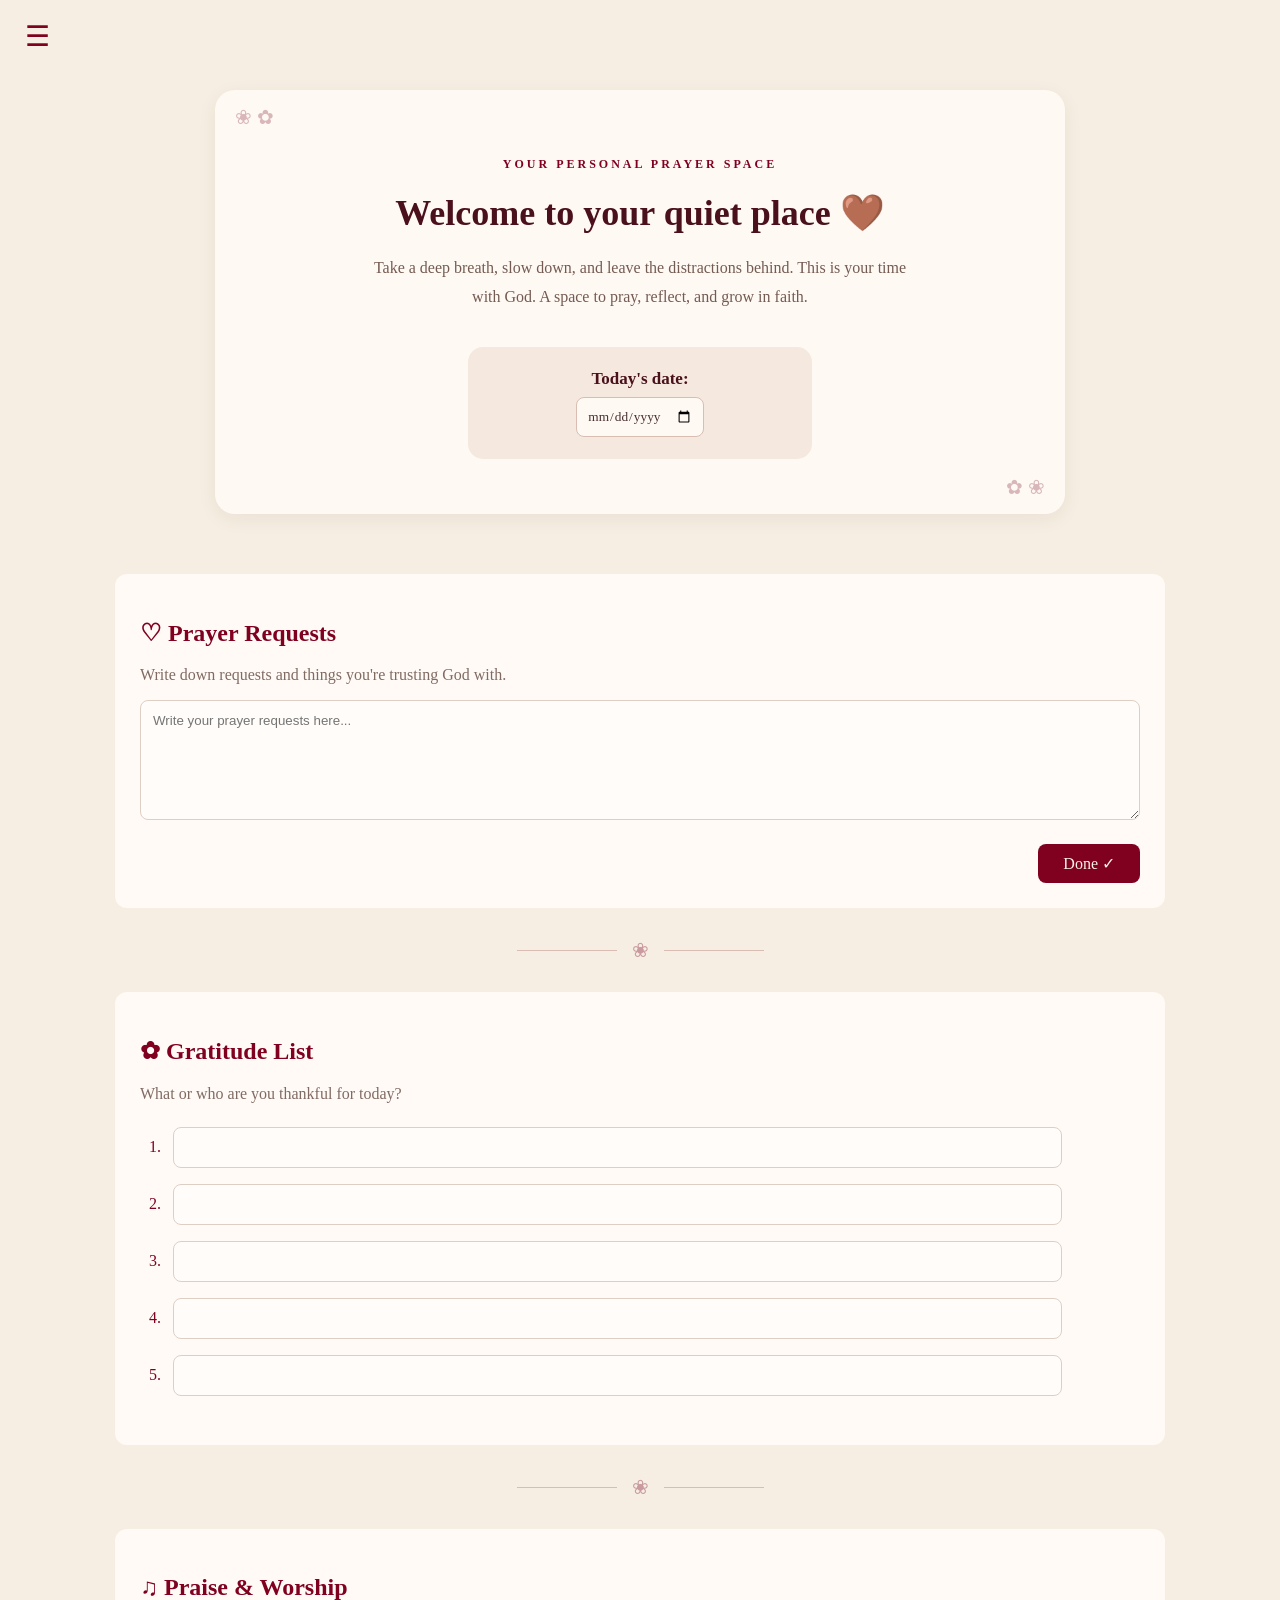
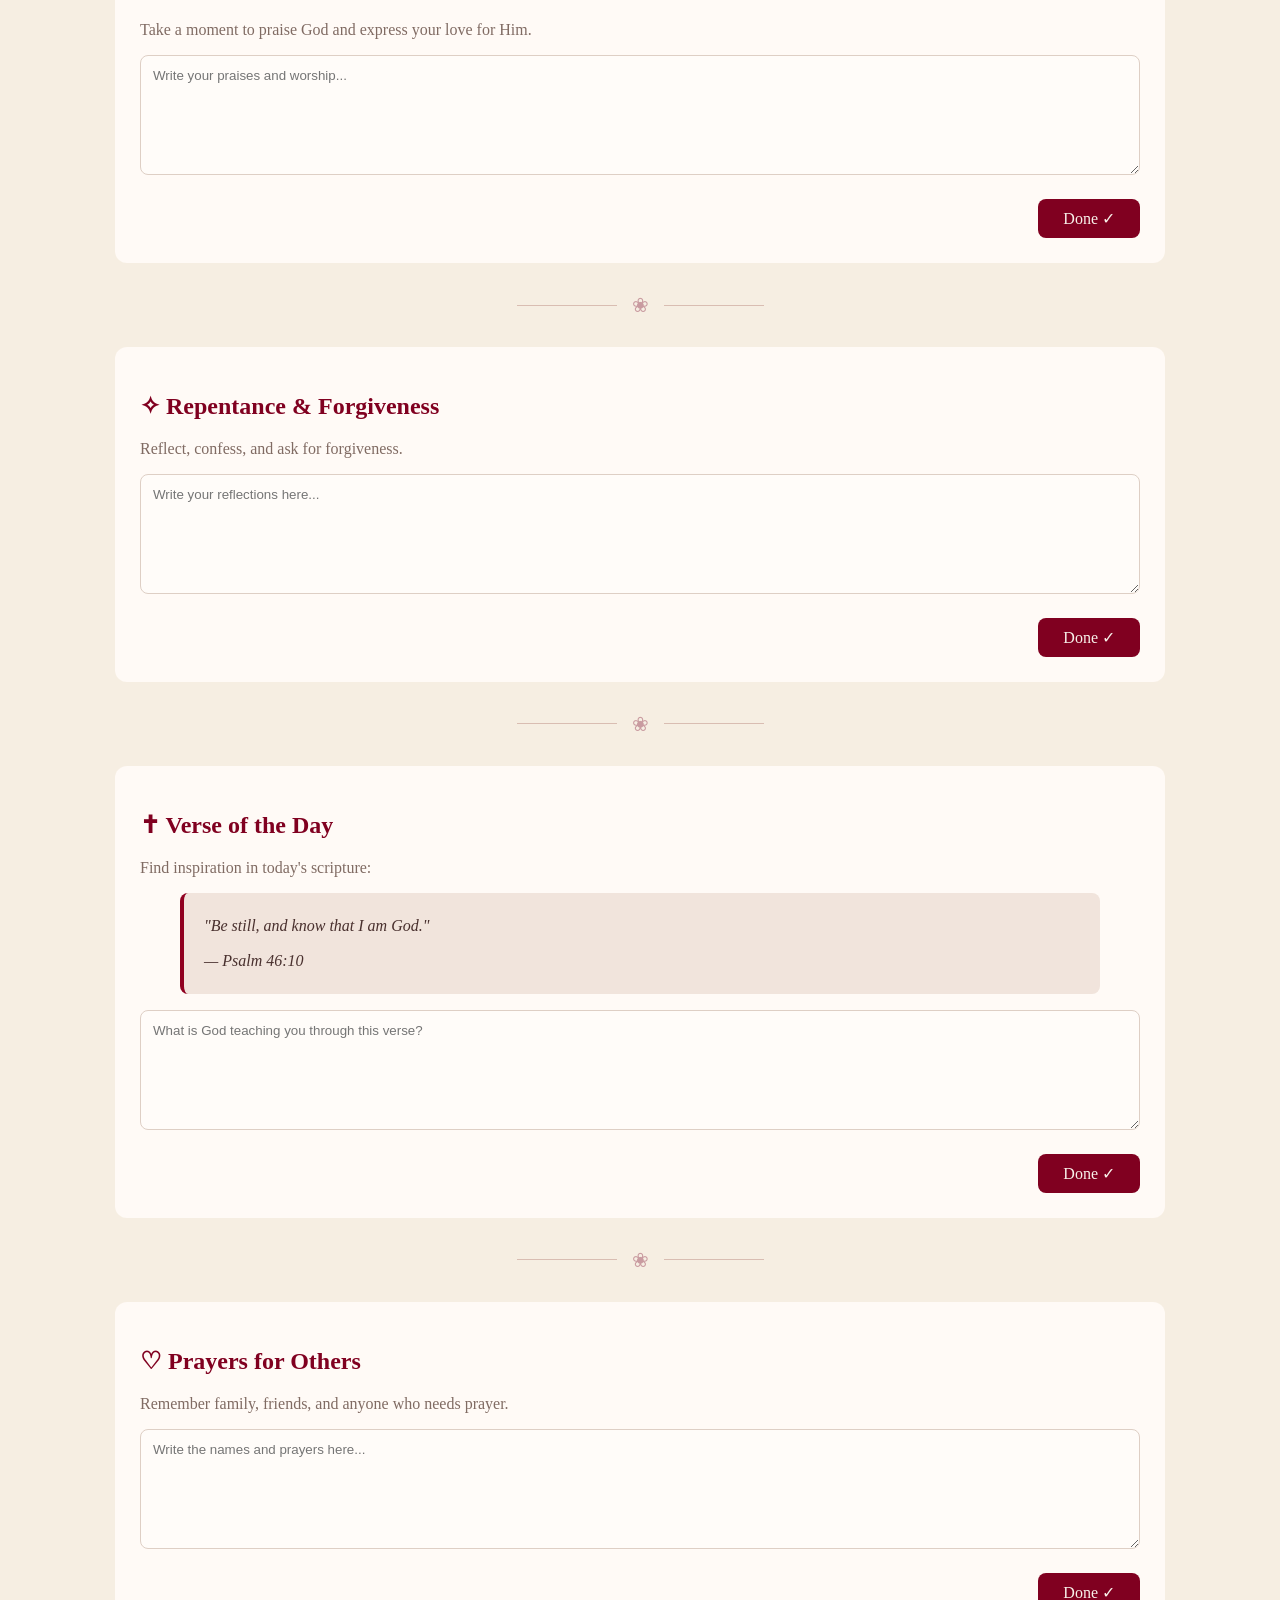
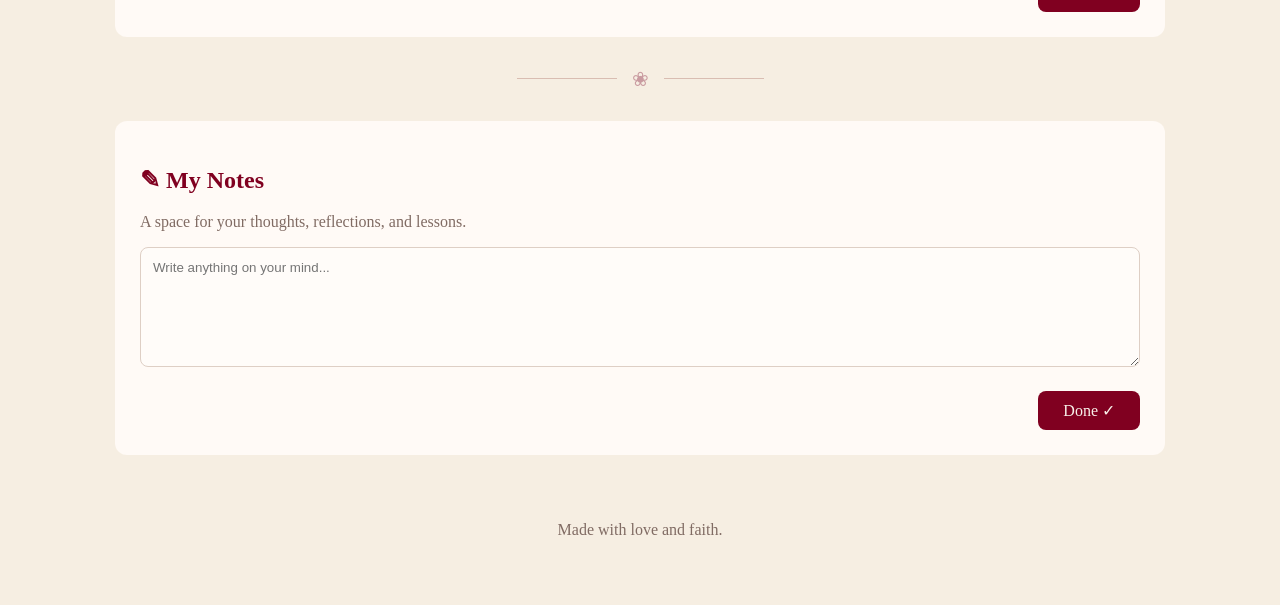
<file: index.html>
<!DOCTYPE html>
<html lang="en">
<head>
    <meta charset="UTF-8">
    <meta name="viewport" content="width=device-width, initial-scale=1.0">
    <title>Prayer Journal</title>
     <link rel="stylesheet" href="prayer_journal.css">
</head>
<body>
    <!-- Menu button -->
<input type="checkbox" id="menu-toggle">

<label for="menu-toggle" class="menu-icon">☰</label>

    <!-- Sidebar -->
    <aside class="sidebar">

        <div class="logo">
    <img src="Burgundy Floral Cross Emblem.png" alt="Abide logo">
    <p>Your quiet place with God</p>
    <hr class="logo-divider">
</div>

        <nav>
            <a href="#home">⌂ Home</a>
            <a href="#requests">♡ Prayer Requests</a>
            <a href="#gratitude">✿ Gratitude</a>
            <a href="#praise">♫ Praise & Worship</a>
            <a href="#repentance">✧ Repentance & Forgiveness</a>
            <a href="#verse">✝ Verse of the Day</a>
            <a href="#others">♡ Prayers for Others</a>
            <a href="#notes">✎ Notes</a>
        </nav>
   </span>
</div>

    </aside>


    <!-- Main content -->
    <main>

        <!-- Home Section -->
       
<section id="home" class="home-section">

    <div class="welcome-card">

        <p class="small-heading">YOUR PERSONAL PRAYER SPACE</p>

        <h1>Welcome to your quiet place 🤎</h1>

        <p class="welcome-text">
            Take a deep breath, slow down, and leave the
            distractions behind. This is your time with God.
            A space to pray, reflect, and grow in faith.
        </p>

      <div class="date-card">
                <label for="journal-date">Today's date: </label>
                <input type="date" id="journal-date">
            </div>

    </div>

</section>

<!-- Prayer Requests -->
    <section id="requests">
        <h2>♡ Prayer Requests</h2>
        <p>Write down requests and things you're trusting God with.</p>
        <textarea placeholder="Write your prayer requests here..."></textarea>
        
        <div class="done-button">
    <input type="checkbox" id="requests-done">
    <label for="requests-done">Done ✓</label>
</div>
</section>
 <div class="floral-divider">❀</div>
<!-- Gratitude -->
        <section id="gratitude">
            <h2>✿ Gratitude List</h2>
            <p>What or who are you thankful for today?</p>
             <ol class="gratitude-list">
        <li><input type="text" ></li>
        <li><input type="text" ></li>
        <li><input type="text" ></li>
        <li><input type="text" ></li>
        <li><input type="text" ></li>
    </ol>
</div>
        </section>
        <div class="floral-divider">❀</div>
<!-- Praise and Worship -->
        <section id="praise">
            <h2>♫ Praise & Worship</h2>
            <p>Take a moment to praise God and express your love for Him.</p>
            <textarea placeholder="Write your praises and worship..."></textarea>
            <div class="done-button">
    <input type="checkbox" id="praise-done">
    <label for="praise-done">Done ✓</label>
</div>
        </section>
<div class="floral-divider">❀</div>
        <!-- Repentance -->
        <section id="repentance">
            <h2>✧ Repentance & Forgiveness</h2>
            <p>Reflect, confess, and ask for forgiveness.</p>
            <textarea placeholder="Write your reflections here..."></textarea>
            <div class="done-button">
    <input type="checkbox" id="repentance-done">
    <label for="repentance-done">Done ✓</label>
</div>
        </section>
    <div class="floral-divider">❀</div>
        <!-- Verse of the Day -->
        <section id="verse">
            <h2>✝ Verse of the Day</h2>
            <p>Find inspiration in today's scripture:</p>
              <blockquote>
                "Be still, and know that I am God."
                <cite>— Psalm 46:10</cite>
            </blockquote>
                        <textarea placeholder="What is God teaching you through this verse?"></textarea>
                     <div class="done-button">
    <input type="checkbox" id="verse-done">
    <label for="verse-done">Done ✓</label>
</div>

        </section>
<div class="floral-divider">❀</div>
        <!-- Prayers for Others -->
        <section id="others">
            <h2>♡ Prayers for Others</h2>
            <p>Remember family, friends, and anyone who needs prayer.</p>
            <textarea placeholder="Write the names and prayers here..."></textarea>
            <div class="done-button">
    <input type="checkbox" id="others-done">
    <label for="others-done">Done ✓</label>
</div>
        </section>
<div class="floral-divider">❀</div>

         <!-- Notes -->
        <section id="notes">
            <h2>✎ My Notes</h2>
            <p>A space for your thoughts, reflections, and lessons.</p>
            <textarea placeholder="Write anything on your mind..."></textarea>
            <div class="done-button">
    <input type="checkbox" id="notes-done">
    <label for="notes-done">Done ✓</label>
</div>
        </section>
<footer>
        <p>Made with love and faith.</p>
    </footer>
    </main>

    
</body>
</html>
</file>
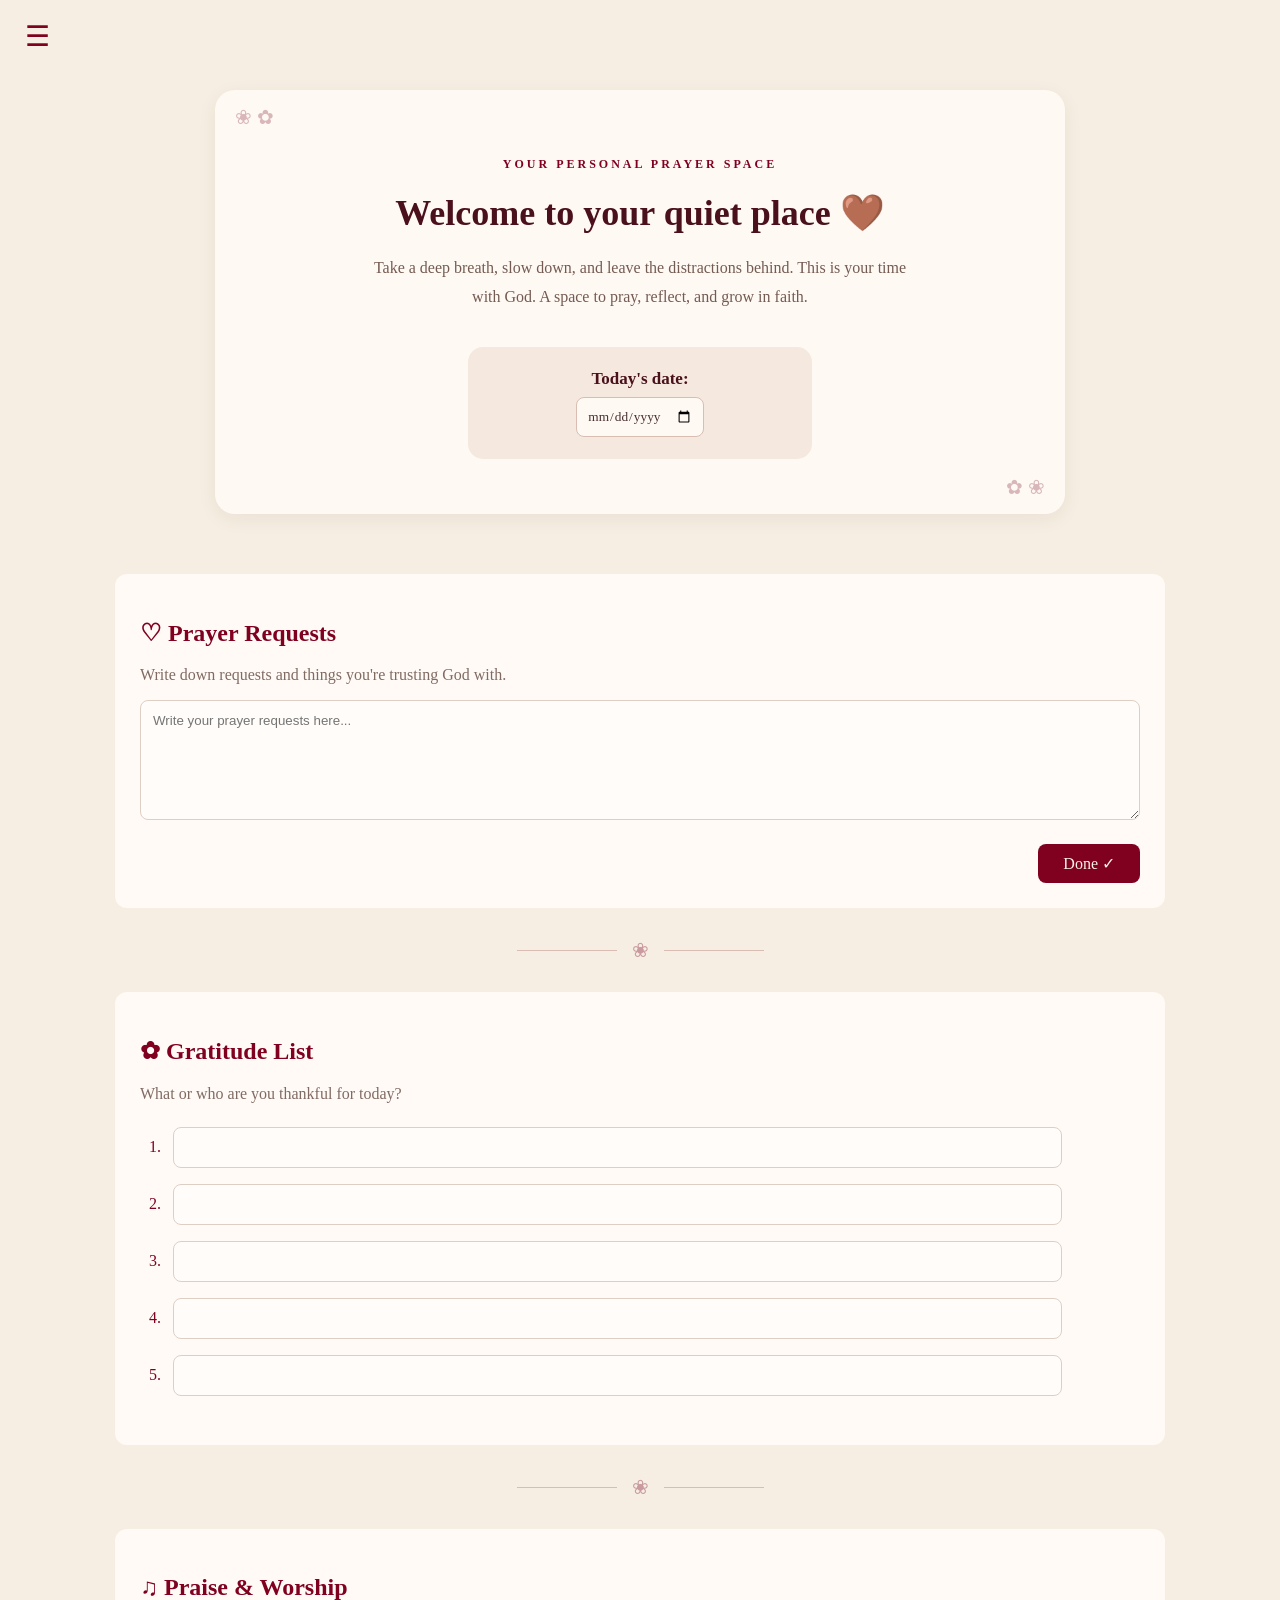
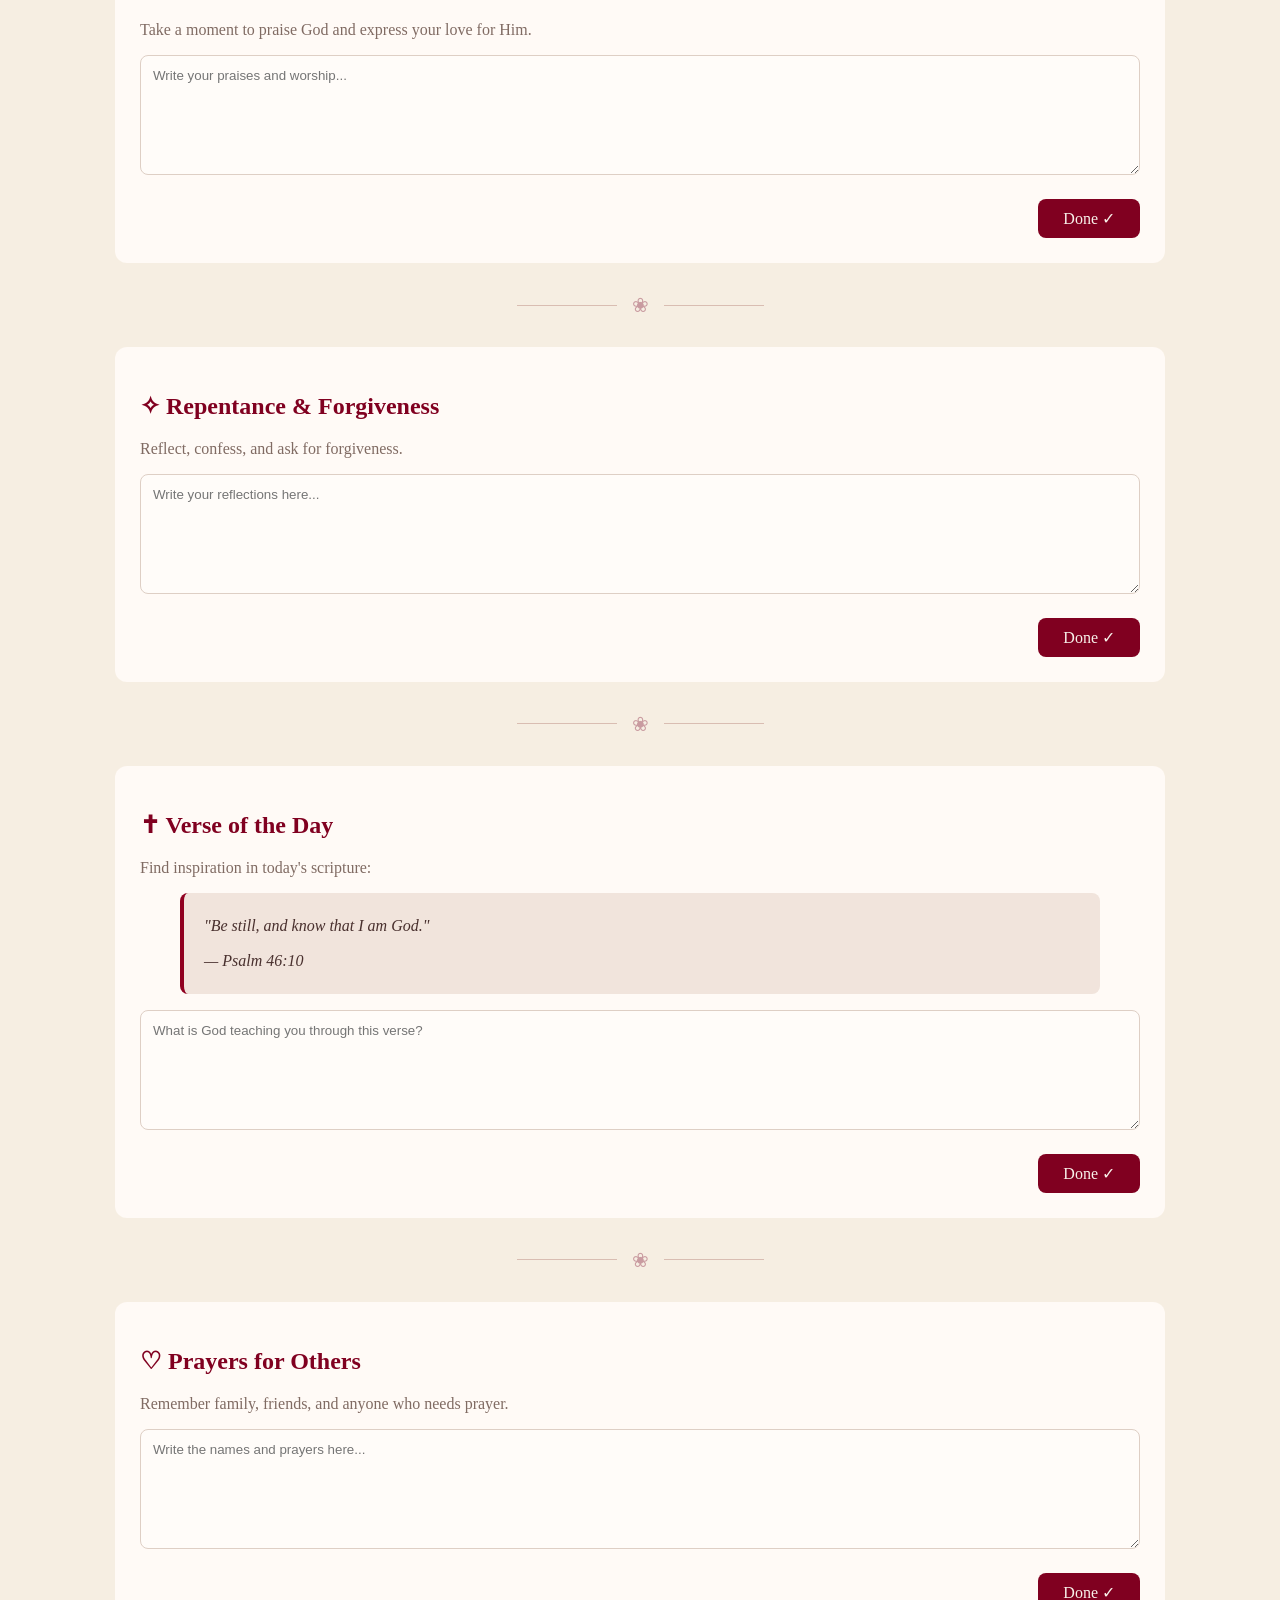
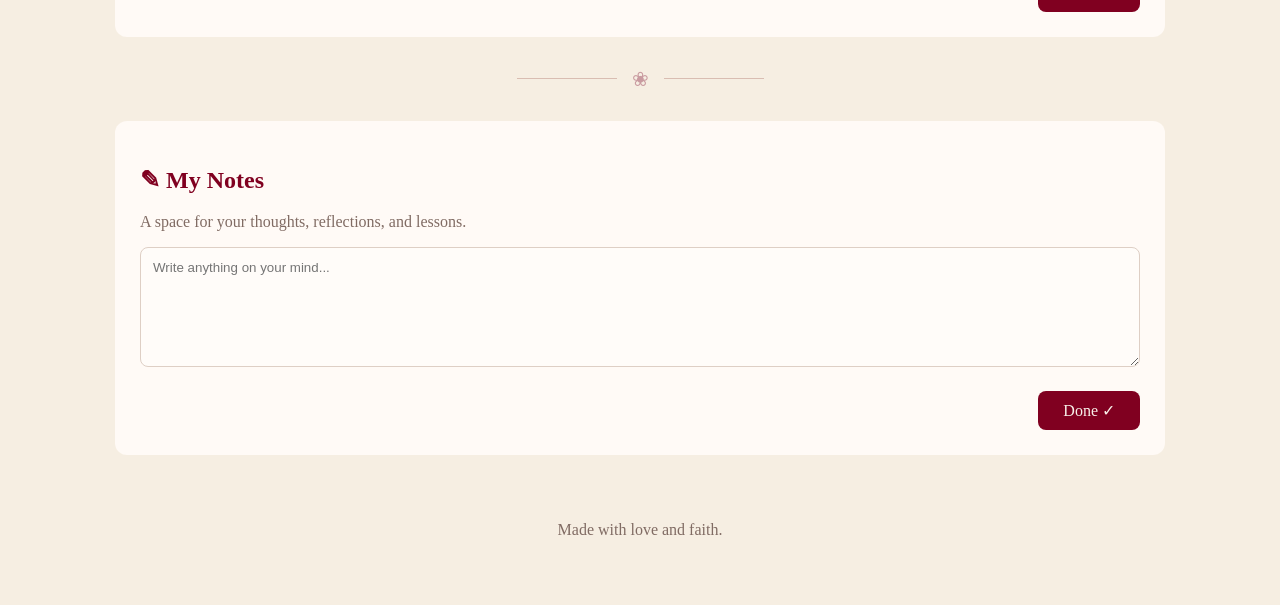
<file: prayer_journal.html>
<!DOCTYPE html>
<html lang="en">
<head>
    <meta charset="UTF-8">
    <meta name="viewport" content="width=device-width, initial-scale=1.0">
    <title>Prayer Journal💕</title>
     <link rel="stylesheet" href="prayer_journal.css">
</head>
<body>
    <!-- Menu button -->
<input type="checkbox" id="menu-toggle">

<label for="menu-toggle" class="menu-icon">☰</label>

    <!-- Sidebar -->
    <aside class="sidebar">

        <div class="logo">
    <img src="Burgundy Floral Cross Emblem.png" alt="Abide logo">
    <p>Your quiet place with God</p>
    <hr class="logo-divider">
</div>

        <nav>
            <a href="#home">⌂ Home</a>
            <a href="#requests">♡ Prayer Requests</a>
            <a href="#gratitude">✿ Gratitude</a>
            <a href="#praise">♫ Praise & Worship</a>
            <a href="#repentance">✧ Repentance & Forgiveness</a>
            <a href="#verse">✝ Verse of the Day</a>
            <a href="#others">♡ Prayers for Others</a>
            <a href="#notes">✎ Notes</a>
        </nav>
   </span>
</div>

    </aside>


    <!-- Main content -->
    <main>

        <!-- Home Section -->
       
<section id="home" class="home-section">

    <div class="welcome-card">

        <p class="small-heading">YOUR PERSONAL PRAYER SPACE</p>

        <h1>Welcome to your quiet place 🤎</h1>

        <p class="welcome-text">
            Take a deep breath, slow down, and leave the
            distractions behind. This is your time with God.
            A space to pray, reflect, and grow in faith.
        </p>

      <div class="date-card">
                <label for="journal-date">Today's date: </label>
                <input type="date" id="journal-date">
            </div>

    </div>

</section>

<!-- Prayer Requests -->
    <section id="requests">
        <h2>♡ Prayer Requests</h2>
        <p>Write down requests and things you're trusting God with.</p>
        <textarea placeholder="Write your prayer requests here..."></textarea>
        
        <div class="done-button">
    <input type="checkbox" id="requests-done">
    <label for="requests-done">Done ✓</label>
</div>
</section>
 <div class="floral-divider">❀</div>
<!-- Gratitude -->
        <section id="gratitude">
            <h2>✿ Gratitude List</h2>
            <p>What or who are you thankful for today?</p>
             <ol class="gratitude-list">
        <li><input type="text" ></li>
        <li><input type="text" ></li>
        <li><input type="text" ></li>
        <li><input type="text" ></li>
        <li><input type="text" ></li>
    </ol>
</div>
        </section>
        <div class="floral-divider">❀</div>
<!-- Praise and Worship -->
        <section id="praise">
            <h2>♫ Praise & Worship</h2>
            <p>Take a moment to praise God and express your love for Him.</p>
            <textarea placeholder="Write your praises and worship..."></textarea>
            <div class="done-button">
    <input type="checkbox" id="praise-done">
    <label for="praise-done">Done ✓</label>
</div>
        </section>
<div class="floral-divider">❀</div>
        <!-- Repentance -->
        <section id="repentance">
            <h2>✧ Repentance & Forgiveness</h2>
            <p>Reflect, confess, and ask for forgiveness.</p>
            <textarea placeholder="Write your reflections here..."></textarea>
            <div class="done-button">
    <input type="checkbox" id="repentance-done">
    <label for="repentance-done">Done ✓</label>
</div>
        </section>
    <div class="floral-divider">❀</div>
        <!-- Verse of the Day -->
        <section id="verse">
            <h2>✝ Verse of the Day</h2>
            <p>Find inspiration in today's scripture:</p>
              <blockquote>
                "Be still, and know that I am God."
                <cite>— Psalm 46:10</cite>
            </blockquote>
                        <textarea placeholder="What is God teaching you through this verse?"></textarea>
                     <div class="done-button">
    <input type="checkbox" id="verse-done">
    <label for="verse-done">Done ✓</label>
</div>

        </section>
<div class="floral-divider">❀</div>
        <!-- Prayers for Others -->
        <section id="others">
            <h2>♡ Prayers for Others</h2>
            <p>Remember family, friends, and anyone who needs prayer.</p>
            <textarea placeholder="Write the names and prayers here..."></textarea>
            <div class="done-button">
    <input type="checkbox" id="others-done">
    <label for="others-done">Done ✓</label>
</div>
        </section>
<div class="floral-divider">❀</div>

         <!-- Notes -->
        <section id="notes">
            <h2>✎ My Notes</h2>
            <p>A space for your thoughts, reflections, and lessons.</p>
            <textarea placeholder="Write anything on your mind..."></textarea>
            <div class="done-button">
    <input type="checkbox" id="notes-done">
    <label for="notes-done">Done ✓</label>
</div>
        </section>
<footer>
        <p>Made with love and faith.</p>
    </footer>
    </main>

    
</body>
</html>
</file>
<file: prayer_journal.css>
/* GENERAL */
body {
    margin: 0;
    background-color: #f6eee2;
    color: #49302E;
    font-family: Georgia, serif;
}

/* SIDEBAR */
.sidebar {
    width: 240px;
    height: 100vh;
    background-color: #4A101B;
    position: fixed;
    top: 0;
    left: -240px;
    padding: 25px 18px;
    box-sizing: border-box;
    transition: 0.3s;
    z-index: 10;
}


/* LOGO */
.logo {
    text-align: center;
    margin-bottom: 35px;
}

.logo img {
    width: 90px;
    height: 90px;
    object-fit: contain;
}

.logo h2 {
    color: #F1D9CC;
    font-size: 25px;
    letter-spacing: 2px;
    margin: 5px;
}

.logo p {
    color: #D9BDB2;
    font-size: 12px;
}

/* NAVIGATION */
nav a {
    display: block;
    color: #F8F1EA;
    text-decoration: none;
    padding: 13px 10px;
    font-size: 14px;
    border-radius: 8px;
    margin-bottom: 5px;
}

nav a:hover {
    background-color: #800020;
}

/* MAIN CONTENT */
main {
    margin-left: 0px;
    padding: 30px 50px;
}

/* HEADER */
header {
    text-align: center;
    margin-bottom: 45px;
}

header h1 {
    color: #800020;
    font-size: 36px;
}

header p {
    color: #806B63;
}

/* HOME */
.home-section {
    text-align: center;
    max-width: 850px;
    margin: auto;
    padding: 25px 0;
}

.home-section h1 {
    color: #800020;
    font-size: 40px;
}

.small-heading {
    color: #900020;
    font-size: 12px;
    letter-spacing: 2px;
}

.welcome-text {
    color: #806B63;
    line-height: 1.8;
    max-width: 650px;
    margin: 20px auto;
}

/* DATE */
.date-card {
    background-color: #EFE1D6;
    padding: 20px;
    border-radius: 12px;
    width: 300px;
    margin: 30px auto;
    text-align: center;
}

/* JOURNAL SECTIONS */
section:not(.home-section) {
    background-color: #FFFAF6;
    padding: 25px;
    margin: 30px auto;
    max-width: 1000px;
    border-radius: 12px;
}

section h2 {
    color: #800020;
}

section p {
    color: #806B63;
}

/* TEXT AREAS */
textarea {
    width: 100%;
    min-height: 120px;
    padding: 12px;
    box-sizing: border-box;
    border: 1px solid #DECFC5;
    border-radius: 8px;
    background-color: #FFFCF9;
    font-family: Arial, sans-serif;
}

textarea:focus {
    outline: 1px solid #900020;
}

/* VERSE */
blockquote {
    background-color: #F1E4DC;
    padding: 20px;
    border-left: 4px solid #900020;
    border-radius: 8px;
    font-style: italic;
    line-height: 1.6;
}

cite {
    display: block;
    margin-top: 10px;
}

/* FOOTER */
footer {
    text-align: center;
    padding: 20px;
    color: #806B63;
}


/* GRATITUDE LIST */
.gratitude-list {
    padding-left: 25px;
}

.gratitude-list li {
    padding: 8px;
    color: #800020;    
}


.gratitude-list input {
    width: 90%;
    padding: 12px;
    border: 1px solid #DECFC5;
    border-radius: 8px;
    background-color: #FFFCF9;
}
/* LOGO */
.logo {
    text-align: center;
    margin-bottom: 45px;
}

.logo img {
    width: 90px;
    height: 90px;
    object-fit: cover;
    border-radius: 50%;
    background-color: #F8F1EA;
    padding: 8px;
    box-sizing: border-box;
}

/* MENU ICON */
#menu-toggle {
    display: none;
}

.menu-icon {
    position: fixed;
    top: 20px;
    left: 25px;
    font-size: 28px;
    color: #800020;
    cursor: pointer;
    z-index: 11;
}

/* SHOW SIDEBAR WHEN MENU IS CLICKED */
#menu-toggle:checked ~ .sidebar {
    left: 0;
}

/* DONE BUTTON */

.done-button {
    text-align: right;
    margin-top: 20px;
}

.done-button input {
    display: none;
}

.done-button label {
    display: inline-block;
    background-color: #800020;
    color: #F8F1EA;
    padding: 10px 25px;
    border-radius: 8px;
    cursor: pointer;
}

.done-button input:checked + label {
    background-color: #E8D5C9;
    color: #800020;
}

/* OPEN SIDEBAR */
#menu-toggle:checked ~ .sidebar {
    left: 0;
}
.logo-divider {
    width: 45px;
    border: none;
    border-top: 1px solid #D9BDB2;
    margin: 18px auto 25px;
}


/* Welcome section */
.home-section {
    max-width: 850px;
    margin: 50px auto;
    padding: 10px;
}

.welcome-card {
    background-color: #FFF9F4;
    padding: 55px 35px;
    border-radius: 20px;
    text-align: center;
    box-shadow: 0 5px 20px rgba(74, 16, 27, 0.06);
    position: relative;
    overflow: hidden;
    width: 100%;
max-width: 850px;
box-sizing: border-box;
    /* Floral decorations around welcome card */

}
.welcome-card::before {
    content: "❀  ✿";
    position: absolute;
    top: 15px;
    left: 20px;
    color: #C99BA0;
    font-size: 20px;
    opacity: 0.7;
}

.welcome-card::after {
    content: "✿  ❀";
    position: absolute;
    bottom: 15px;
    right: 20px;
    color: #C99BA0;
    font-size: 20px;
    opacity: 0.7;
}

.small-heading {
    color: #800020;
    font-size: 12px;
    letter-spacing: 3px;
    font-weight: bold;
}

.welcome-card h1 {
    color: #4A101B;
    font-size: 36px;
    margin: 20px 0;
}

.welcome-text {
    color: #745B52;
    font-size: 16px;
    line-height: 1.8;
    max-width: 550px;
    margin: 0 auto;
}

/* Date section */
.date-card {
    background-color: #F5E9DF;
    max-width: 350px;
    margin: 35px auto 0;
    padding: 22px;
    border-radius: 15px;
}

.date-card label {
    display: block;
    color: #4A101B;
    font-size: 17px;
    font-weight: bold;
    margin-bottom: 8px;
}

.date-card p {
    color: #806A61;
    font-size: 13px;
    margin-bottom: 15px;
}

.date-card input {
    padding: 10px;
    border: 1px solid #D9BDB2;
    border-radius: 8px;
    background-color: #FFF9F4;
    color: #49302E;
    font-family: inherit;
}
/* Floral section dividers */

.floral-divider {
    display: flex;
    align-items: center;
    justify-content: center;
    gap: 15px;
    color: #C99BA0;
    font-size: 20px;
    margin: 10px auto;
}

.floral-divider::before,
.floral-divider::after {
    content: "";
    width: 100px;
    height: 1px;
    background-color: #D9BDB2;
}
</file>
